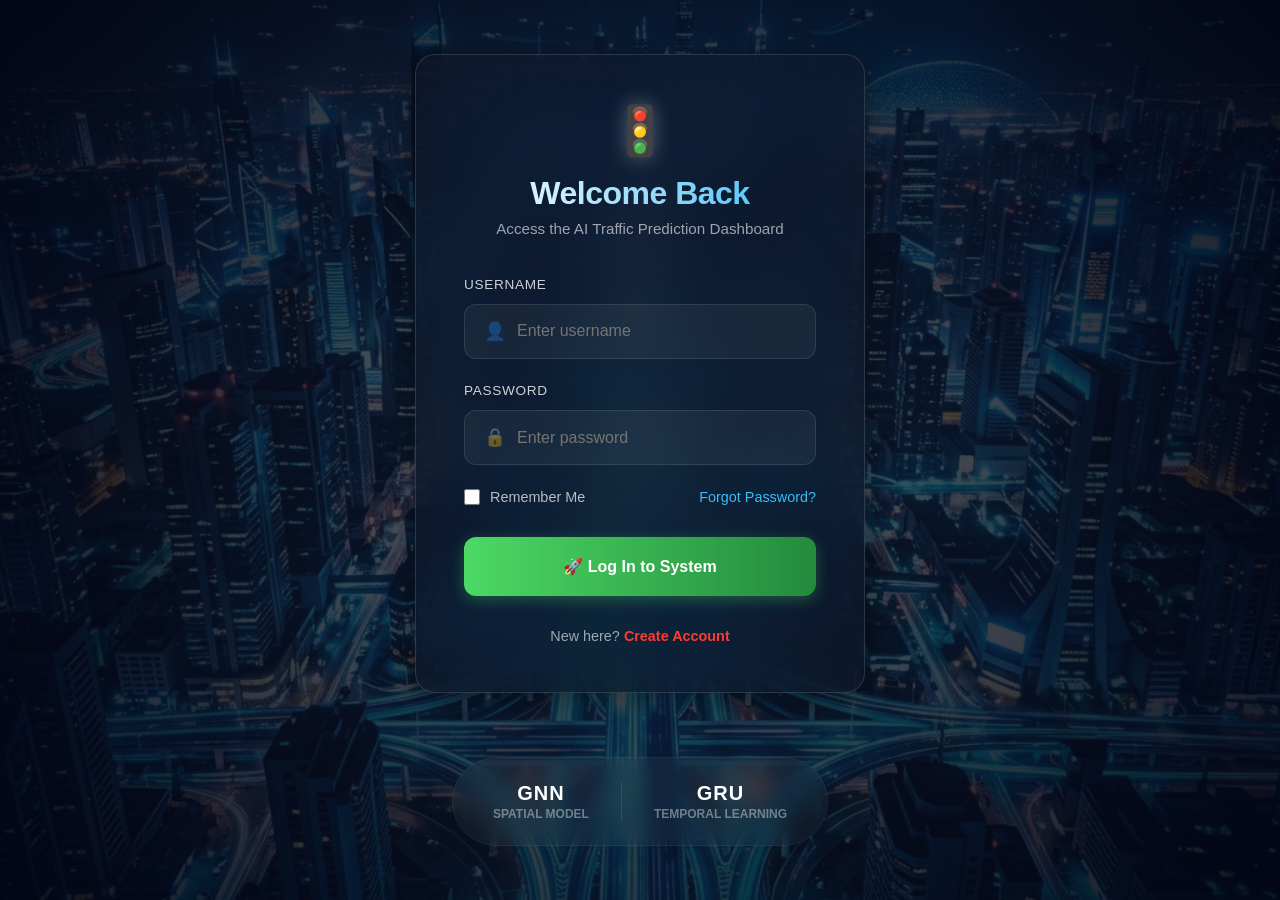
<file: project-main/frontend/login.html>
<!DOCTYPE html>
<html lang="en">
<head>
    <meta charset="UTF-8">
    <meta name="viewport" content="width=device-width, initial-scale=1.0">
    <title>Login — AI Traffic Prediction System</title>
    <!-- Custom Styles -->
    <link rel="stylesheet" href="css/style.css">
    <link rel="stylesheet" href="css/login.css">
</head>
<body>

    <div class="login-container">
        <!-- Animated Background Image -->
        <div class="login-bg" id="loginBg"></div>
        <div class="login-overlay"></div>

        <!-- Login Card -->
        <div class="login-card glass-card">
            <div class="login-header">
                <div class="logo">🚦</div>
                <h1>Welcome Back</h1>
                <p>Access the AI Traffic Prediction Dashboard</p>
            </div>

            <form class="login-form" id="loginForm">
                <div class="form-group">
                    <label for="username">Username</label>
                    <div class="input-wrapper">
                        <span class="input-icon">👤</span>
                        <input type="text" id="username" placeholder="Enter username" required autocomplete="username">
                    </div>
                </div>

                <div class="form-group">
                    <label for="password">Password</label>
                    <div class="input-wrapper">
                        <span class="input-icon">🔒</span>
                        <input type="password" id="password" placeholder="Enter password" required autocomplete="current-password">
                    </div>
                </div>

                <div class="login-options">
                    <label class="checkbox-container">
                        <input type="checkbox" id="rememberMe">
                        <span class="checkmark"></span>
                        Remember Me
                    </label>
                    <a href="#" class="forgot-password">Forgot Password?</a>
                </div>

                <button type="submit" class="btn-primary" id="loginBtn">
                    🚀 Log In to System
                </button>
            </form>

            <div class="login-footer">
                <p>New here? <a href="/register" style="color: #ff3b30; font-weight: bold;">Create Account</a></p>
            </div>
            
            <div id="errorMsg" class="error-message"></div>
        </div>

        <!-- Branding / Tech Info -->
        <div class="tech-brand">
            <div class="brand-item">
                <span class="brand-val">GNN</span>
                <span class="brand-label">Spatial Model</span>
            </div>
            <div class="brand-divider"></div>
            <div class="brand-item">
                <span class="brand-val">GRU</span>
                <span class="brand-label">Temporal Learning</span>
            </div>
        </div>
    </div>

    <!-- Toast Container -->
    <div class="toast-container" id="toastContainer"></div>

    <!-- Auth Script -->
    <script src="js/auth.js"></script>
    <script>
        // Form handling
        document.getElementById('loginForm').addEventListener('submit', async (e) => {
            e.preventDefault();
            const btn = document.getElementById('loginBtn');
            const user = document.getElementById('username').value;
            const pass = document.getElementById('password').value;
            const errorEl = document.getElementById('errorMsg');

            btn.disabled = true;
            btn.innerHTML = '<span class="spinner"></span> Authenticating...';
            errorEl.style.display = 'none';

            try {
                const response = await fetch('/login', {
                    method: 'POST',
                    headers: { 'Content-Type': 'application/json' },
                    body: JSON.stringify({ username: user, password: pass })
                });

                if (response.ok) {
                    const data = await response.json();
                    Auth.saveSession(data.token, user);
                    window.location.href = '/app';
                } else {
                    const err = await response.json();
                    throw new Error(err.detail || 'Login failed');
                }
            } catch (error) {
                errorEl.textContent = error.message;
                errorEl.style.display = 'block';
                btn.disabled = false;
                btn.innerHTML = '🚀 Log In to System';
            }
        });
    </script>
</body>
</html>
</file>
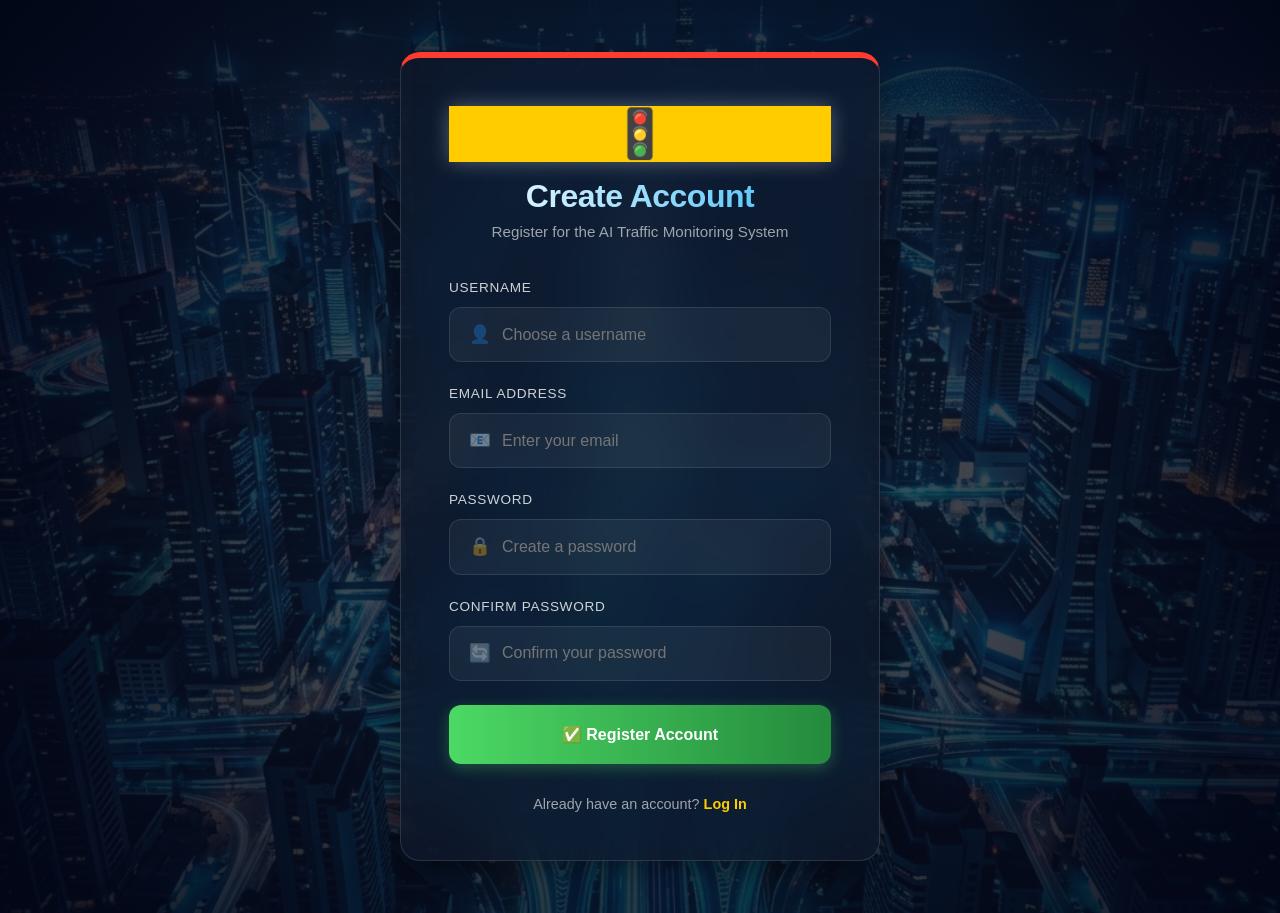
<file: project-main/frontend/register.html>
<!DOCTYPE html>
<html lang="en">
<head>
    <meta charset="UTF-8">
    <meta name="viewport" content="width=device-width, initial-scale=1.0">
    <title>Register — AI Traffic Prediction System</title>
    <!-- Custom Styles -->
    <link rel="stylesheet" href="css/style.css">
    <link rel="stylesheet" href="css/login.css">
    <style>
        :root {
            --traffic-red: #ff3b30;
            --traffic-yellow: #ffcc00;
            --traffic-green: #4cd964;
        }
        .login-card {
            border-top: 6px solid var(--traffic-red);
            max-width: 480px;
            width: 90%;
            margin: 20px auto;
        }
        .btn-primary {
            background: linear-gradient(90deg, var(--traffic-green), #248a3d);
            box-shadow: 0 4px 15px rgba(76, 217, 100, 0.3);
        }
        .btn-primary:hover {
            background: linear-gradient(90deg, #3cbd54, #1e7a35);
            box-shadow: 0 6px 20px rgba(76, 217, 100, 0.5);
        }
    </style>
</head>
<body>

    <div class="login-container">
        <!-- Animated Background Image -->
        <div class="login-bg" id="loginBg"></div>
        <div class="login-overlay"></div>

        <!-- Register Card -->
        <div class="login-card glass-card">
            <div class="login-header">
                <div class="logo" style="background: var(--traffic-yellow); color: #000;">🚦</div>
                <h1>Create Account</h1>
                <p>Register for the AI Traffic Monitoring System</p>
            </div>

            <form class="login-form" id="registerForm">
                <div class="form-group">
                    <label for="regUsername">Username</label>
                    <div class="input-wrapper">
                        <span class="input-icon">👤</span>
                        <input type="text" id="regUsername" placeholder="Choose a username" required autocomplete="username">
                    </div>
                </div>

                <div class="form-group">
                    <label for="regEmail">Email Address</label>
                    <div class="input-wrapper">
                        <span class="input-icon">📧</span>
                        <input type="email" id="regEmail" placeholder="Enter your email" required autocomplete="email">
                    </div>
                </div>

                <div class="form-group">
                    <label for="regPassword">Password</label>
                    <div class="input-wrapper">
                        <span class="input-icon">🔒</span>
                        <input type="password" id="regPassword" placeholder="Create a password" required autocomplete="new-password">
                    </div>
                </div>

                <div class="form-group">
                    <label for="confirmPassword">Confirm Password</label>
                    <div class="input-wrapper">
                        <span class="input-icon">🔄</span>
                        <input type="password" id="confirmPassword" placeholder="Confirm your password" required autocomplete="new-password">
                    </div>
                </div>

                <button type="submit" class="btn-primary" id="registerBtn">
                    ✅ Register Account
                </button>
            </form>

            <div class="login-footer">
                <p>Already have an account? <a href="/login" style="color: var(--traffic-yellow);">Log In</a></p>
            </div>
            
            <div id="statusMsg" class="error-message"></div>
        </div>
    </div>

    <!-- Auth Script -->
    <script>
        document.getElementById('registerForm').addEventListener('submit', async (e) => {
            e.preventDefault();
            const btn = document.getElementById('registerBtn');
            const user = document.getElementById('regUsername').value;
            const email = document.getElementById('regEmail').value;
            const pass = document.getElementById('regPassword').value;
            const confirm = document.getElementById('confirmPassword').value;
            const statusEl = document.getElementById('statusMsg');

            if (pass !== confirm) {
                statusEl.textContent = "Passwords do not match!";
                statusEl.style.display = 'block';
                statusEl.style.color = '#ff3b30';
                return;
            }

            btn.disabled = true;
            btn.innerHTML = '<span class="spinner"></span> Registering...';
            statusEl.style.display = 'none';

            try {
                const response = await fetch('/register', {
                    method: 'POST',
                    headers: { 'Content-Type': 'application/json' },
                    body: JSON.stringify({ username: user, email: email, password: pass })
                });

                if (response.ok) {
                    statusEl.textContent = "Registration successful! Redirecting...";
                    statusEl.style.display = 'block';
                    statusEl.style.color = '#4cd964';
                    statusEl.style.background = 'rgba(76, 217, 100, 0.1)';
                    statusEl.style.borderColor = 'rgba(76, 217, 100, 0.3)';
                    
                    setTimeout(() => {
                        window.location.href = '/login';
                    }, 500);
                } else {
                    const err = await response.json();
                    throw new Error(err.detail || 'Registration failed');
                }
            } catch (error) {
                statusEl.textContent = error.message;
                statusEl.style.display = 'block';
                statusEl.style.color = '#ff3b30';
                btn.disabled = false;
                btn.innerHTML = '✅ Register Account';
            }
        });
    </script>
</body>
</html>
</file>
<file: project-main/frontend/css/style.css>
:root {
    --bg-dark: #0f172a;
    --panel-bg: rgba(30, 41, 59, 0.7);
    --text-main: #f8fafc;
    --text-muted: #94a3b8;
    --primary-neon: #38bdf8;
    --danger-red: #ef4444;
    --warning-yellow: #f59e0b;
    --success-green: #10b981;
    --accent-glow: rgba(56, 189, 248, 0.4);
    --border-color: rgba(255, 255, 255, 0.1);

    --font-family: 'Inter', sans-serif;
}

* {
    box-sizing: border-box;
    margin: 0;
    padding: 0;
}

body.dark-theme {
    background-color: var(--bg-dark);
    color: var(--text-main);
    font-family: var(--font-family);
    display: flex;
    height: 100vh;
    overflow: hidden;
}

select option {
    background-color: #0f172a;
    color: #f8fafc;
}

/* App Layout */
.app-container {
    display: flex;
    width: 100vw;
    height: 100vh;
}

.sidebar {
    width: 350px;
    height: 100%;
    display: flex;
    flex-direction: column;
    padding: 1.5rem;
    z-index: 1000;
    /* Above map */
    border-right: 1px solid var(--border-color);
    box-shadow: 5px 0 15px rgba(0, 0, 0, 0.5);
}

.glass-panel {
    background: var(--panel-bg);
    backdrop-filter: blur(12px);
    -webkit-backdrop-filter: blur(12px);
}

.map-container {
    flex-grow: 1;
    height: 100%;
    position: relative;
}

#map {
    height: 100%;
    width: 100%;
    background: #0f172a;
    /* Fallback before tiles load */
}

/* Typography */
h1 {
    font-size: 1.5rem;
    font-weight: 700;
    margin-bottom: 0.2rem;
    background: linear-gradient(90deg, #fff, var(--primary-neon));
    -webkit-background-clip: text;
    background-clip: text;
    -webkit-text-fill-color: transparent;
}

h3 {
    font-size: 0.9rem;
    text-transform: uppercase;
    letter-spacing: 1px;
    color: var(--text-muted);
    margin-bottom: 1rem;
    border-bottom: 1px solid var(--border-color);
    padding-bottom: 0.5rem;
}

.subtitle {
    font-size: 0.85rem;
    color: var(--text-muted);
    margin-bottom: 2rem;
}

/* Controls Sections */
.control-section {
    margin-bottom: 2rem;
}

.input-group {
    display: flex;
    flex-direction: column;
    margin-bottom: 1rem;
}

.input-group label {
    font-size: 0.8rem;
    margin-bottom: 0.4rem;
    color: var(--text-muted);
}

.input-group input {
    background: rgba(15, 23, 42, 0.6);
    border: 1px solid var(--border-color);
    color: var(--text-main);
    padding: 0.75rem 1rem;
    border-radius: 8px;
    font-family: var(--font-family);
    outline: none;
    transition: all 0.3s ease;
}

.input-group input:focus {
    border-color: var(--primary-neon);
    box-shadow: 0 0 8px var(--accent-glow);
}

/* Buttons */
.buttons-row {
    display: flex;
    gap: 10px;
}

.btn {
    padding: 0.75rem;
    border: none;
    border-radius: 8px;
    font-weight: 600;
    cursor: pointer;
    transition: all 0.3s ease;
    flex: 1;
    font-family: var(--font-family);
    display: flex;
    align-items: center;
    justify-content: center;
}

.btn-primary {
    background: linear-gradient(135deg, #0284c7, #38bdf8);
    color: white;
    box-shadow: 0 4px 15px rgba(56, 189, 248, 0.3);
}

.btn-primary:hover {
    box-shadow: 0 6px 20px rgba(56, 189, 248, 0.5);
    transform: translateY(-1px);
}

.btn-success {
    background: linear-gradient(135deg, #059669, #10b981);
    color: white;
    box-shadow: 0 4px 15px rgba(16, 185, 129, 0.3);
}

.btn-success:hover {
    box-shadow: 0 6px 20px rgba(16, 185, 129, 0.5);
    transform: translateY(-1px);
}

.btn-danger {
    background: linear-gradient(135deg, #b91c1c, #ef4444);
    color: white;
    width: 100%;
    box-shadow: 0 4px 15px rgba(239, 68, 68, 0.3);
}

.btn-danger:hover {
    box-shadow: 0 6px 20px rgba(239, 68, 68, 0.5);
    transform: translateY(-1px);
}

.btn-secondary {
    background: rgba(255, 255, 255, 0.1);
    color: white;
    border: 1px solid var(--border-color);
    padding: 0 12px;
    flex: 0 0 auto;
}

.btn-secondary:hover {
    background: rgba(255, 255, 255, 0.2);
    border-color: var(--primary-neon);
}

.pulse-effect {
    animation: pulse 2s infinite;
}

@keyframes pulse {
    0% {
        box-shadow: 0 0 0 0 rgba(239, 68, 68, 0.7);
    }

    70% {
        box-shadow: 0 0 0 10px rgba(239, 68, 68, 0);
    }

    100% {
        box-shadow: 0 0 0 0 rgba(239, 68, 68, 0);
    }
}

.hidden {
    display: none !important;
}

/* Custom Checkbox Toggle */
.toggle-switch {
    position: relative;
    display: flex;
    align-items: center;
    cursor: pointer;
    font-size: 0.9rem;
    color: var(--text-main);
}

.toggle-switch input {
    opacity: 0;
    width: 0;
    height: 0;
}

.slider {
    position: relative;
    display: inline-block;
    width: 40px;
    height: 20px;
    background-color: rgba(255, 255, 255, 0.2);
    border-radius: 20px;
    margin-right: 10px;
    transition: .4s;
}

.slider:before {
    position: absolute;
    content: "";
    height: 14px;
    width: 14px;
    left: 3px;
    bottom: 3px;
    background-color: white;
    border-radius: 50%;
    transition: .4s;
}

input:checked+.slider {
    background-color: var(--primary-neon);
}

input:checked+.slider:before {
    transform: translateX(20px);
}

/* Summary Grid */
.summary-grid {
    display: grid;
    grid-template-columns: 1fr 1fr;
    gap: 10px;
}

.summary-item {
    background: rgba(15, 23, 42, 0.6);
    border: 1px solid var(--border-color);
    padding: 10px;
    border-radius: 8px;
    text-align: center;
    transition: all 0.3s;
}

.summary-item:hover {
    border-color: var(--primary-neon);
    background: rgba(15, 23, 42, 0.9);
}

.summary-item .count {
    font-size: 1.5rem;
    font-weight: 700;
    color: var(--primary-neon);
    margin-bottom: 2px;
}

.summary-item .label {
    font-size: 0.70rem;
    color: var(--text-muted);
    text-transform: uppercase;
}

/* Status Msg */
.status-msg {
    margin-top: 10px;
    padding: 10px;
    background: rgba(239, 68, 68, 0.1);
    border-left: 3px solid var(--danger-red);
    font-size: 0.8rem;
    border-radius: 4px;
    color: #fca5a5;
}

/* System Logs */
.system-logs {
    margin-top: auto;
    background: rgba(0, 0, 0, 0.3);
    border-radius: 8px;
    padding: 10px;
    font-family: monospace;
    font-size: 0.75rem;
    color: var(--text-muted);
    height: 150px;
    overflow-y: auto;
    border: 1px solid rgba(255, 255, 255, 0.05);
}

.log-entry {
    margin-bottom: 5px;
    animation: fadeIn 0.3s;
}

.log-entry.error {
    color: #fca5a5;
}

.log-entry.success {
    color: #6ee7b7;
}

.log-entry.warning {
    color: #fcd34d;
}

@keyframes fadeIn {
    from {
        opacity: 0;
        transform: translateY(5px);
    }

    to {
        opacity: 1;
        transform: translateY(0);
    }
}

/* Map Customizations */
.leaflet-container {
    background-color: #1a202c;
    /* Fix map flash */
}

/* Dark theme tiles override */
.leaflet-layer,
.leaflet-control-zoom-in,
.leaflet-control-zoom-out,
.leaflet-control-attribution {
    filter: invert(100%) hue-rotate(180deg) brightness(95%) contrast(90%);
}

.custom-marker {
    background: var(--danger-red);
    border: 2px solid white;
    border-radius: 50%;
    box-shadow: 0 0 10px var(--danger-red);
}

/* Vehicle Cursor */
.custom-vehicle-container {
    display: flex;
    align-items: center;
    justify-content: center;
}

.vehicle-marker {
    display: flex;
    align-items: center;
    justify-content: center;
    width: 35px;
    height: 35px;
    font-size: 20px;
    border-radius: 50%;
    border: 2px solid #fff;
    transition: all 0.1s linear;
}

.vehicle-marker.default {
    background-color: var(--primary-neon);
    box-shadow: 0 0 15px var(--primary-neon);
}

.vehicle-marker.ambulance {
    background-color: var(--danger-red);
    box-shadow: 0 0 20px var(--danger-red);
    animation: emergency-blink 0.5s infinite alternate;
    font-size: 24px;
}

@keyframes emergency-blink {
    from {
        filter: brightness(1);
        transform: scale(1);
    }

    to {
        filter: brightness(1.5);
        transform: scale(1.1);
        box-shadow: 0 0 30px #ff0000;
    }
}

/* GMap Panels */
.gmap-panel {
    position: absolute;
    z-index: 10000;
    font-family: var(--font-family);
    border-radius: 16px 16px 0 0;
    width: 90%;
    max-width: 400px;
    left: 50%;
    transform: translateX(-50%);
    bottom: 0;
    padding: 15px 20px;
    transition: all 0.3s ease;
}

body.dark-theme .gmap-panel {
    background: #1e293b;
    color: #f8fafc;
    box-shadow: 0 -5px 20px rgba(0, 0, 0, 0.5);
    border: 1px solid var(--border-color);
}

.gmap-panel.hidden {
    display: none !important;
}

.panel-header {
    margin-bottom: 15px;
}

.panel-header h2 {
    color: #10b981;
    font-size: 1.8rem;
    margin: 0;
    -webkit-text-fill-color: initial;
    background: none;
}

.panel-header p {
    margin: 0;
    font-size: 1rem;
}

.panel-actions {
    display: flex;
    gap: 10px;
}

.btn-gmap-start {
    background: #0b57d0;
    color: #fff;
    border-radius: 20px;
    padding: 12px 24px;
    font-size: 1.1rem;
    flex: 1;
    border: none;
    cursor: pointer;
    font-weight: bold;
}

.btn-gmap-start:hover {
    background: #084298;
}

.nav-top-panel {
    top: 20px;
    bottom: auto;
    border-radius: 12px;
    background: #0f9d58 !important;
    color: #fff;
    padding: 0;
    box-shadow: 0 4px 15px rgba(0, 0, 0, 0.5);
    max-width: 90%;
    border: none !important;
}

.turn-direction {
    display: flex;
    align-items: center;
    padding: 20px;
}

.turn-icon {
    font-size: 2.5rem;
    margin-right: 15px;
    width: 50px;
    text-align: center;
}

.turn-text {
    font-size: 1.4rem;
    font-weight: 500;
}

.turn-text .muted {
    font-size: 1rem;
    opacity: 0.8;
    display: block;
    font-weight: normal;
}

.next-turn {
    background: rgba(0, 0, 0, 0.2);
    padding: 10px 20px;
    border-radius: 0 0 12px 12px;
    font-weight: bold;
}

.nav-bottom-panel {
    display: flex;
    justify-content: space-between;
    align-items: center;
    padding: 15px 20px;
}

.btn-gmap-exit {
    background: rgba(239, 68, 68, 0.2) !important;
    color: #fca5a5 !important;
    border-radius: 20px;
    padding: 10px 25px;
    font-weight: bold;
    font-size: 1.1rem;
    border: none;
    cursor: pointer;
}

.btn-gmap-exit:hover {
    background: rgba(239, 68, 68, 0.4) !important;
}

.sidebar.hidden {
    display: none !important;
}

/* Predictive Warning Banner */
.predictive-banner {
    position: absolute;
    top: 20px;
    left: 50%;
    transform: translateX(-50%);
    z-index: 10005;
    background: #ef4444;
    /* Red warning */
    color: white;
    padding: 15px 20px;
    border-radius: 12px;
    box-shadow: 0 5px 20px rgba(239, 68, 68, 0.5);
    display: flex;
    align-items: center;
    gap: 15px;
    width: 90%;
    max-width: 500px;
    animation: flash-warning 2s infinite alternate;
}

.predictive-banner.hidden {
    display: none !important;
}

.warning-icon {
    font-size: 2rem;
}

.warning-text {
    flex: 1;
}

.warning-text strong {
    display: block;
    font-size: 1.1rem;
    margin-bottom: 3px;
}

.warning-text span {
    font-size: 0.9rem;
    opacity: 0.9;
}

.btn-reroute {
    background: white;
    color: #ef4444;
    border: none;
    padding: 10px 15px;
    border-radius: 8px;
    font-weight: bold;
    cursor: pointer;
    box-shadow: 0 2px 10px rgba(0, 0, 0, 0.1);
}

.btn-reroute:hover {
    background: #f8fafc;
    box-shadow: 0 4px 15px rgba(0, 0, 0, 0.2);
}

@keyframes flash-warning {
    from {
        box-shadow: 0 5px 20px rgba(239, 68, 68, 0.4);
        background: #ef4444;
    }

    to {
        box-shadow: 0 5px 30px rgba(239, 68, 68, 0.8);
        background: #dc2626;
    }
}

/* TraffExplainer Specific Styles */
.gnn-node {
    border-radius: 50%;
    color: white;
    display: flex;
    align-items: center;
    justify-content: center;
    font-size: 10px;
    font-weight: bold;
    text-shadow: 0 0 3px black;
    transition: all 0.3s ease;
    border: 2px solid rgba(255, 255, 255, 0.8);
    width: 24px;
    height: 24px;
    cursor: pointer;
}

.gnn-node:hover {
    transform: scale(1.2);
    z-index: 1000;
}

.gnn-node-label {
    position: absolute;
    bottom: -22px;
    background: rgba(15, 23, 42, 0.9);
    padding: 3px 6px;
    border-radius: 4px;
    border: 1px solid rgba(56, 189, 248, 0.3);
    color: #f8fafc;
    font-size: 11px;
    white-space: nowrap;
    opacity: 1;
    z-index: 1000;
}

.gnn-node:hover .gnn-node-label {
    background: #38bdf8;
    color: #000;
    border-color: #38bdf8;
}

.explainer-panel {
    position: absolute;
    right: 20px;
    top: 20px;
    bottom: auto;
    left: auto;
    transform: none;
    width: 320px;
    border-radius: 12px;
    padding: 20px;
}

/* Mobile Responsiveness for elegant Map interface */
@media (max-width: 768px) {
    .app-container {
        display: block; /* Remove flex so absolute positioning works neatly */
    }
    
    .sidebar {
        position: absolute;
        bottom: 0;
        left: 0;
        width: 100%;
        height: auto;
        max-height: 45vh;
        overflow-y: auto;
        border-radius: 24px 24px 0 0;
        z-index: 1002;
        border-right: none;
        border-top: 1px solid rgba(255, 255, 255, 0.1);
        padding: 20px;
        box-shadow: 0 -10px 40px rgba(0, 0, 0, 0.8);
        background: rgba(15, 23, 42, 0.95);
        transform: translateY(0);
        transition: transform 0.3s ease;
    }
    
    .map-container {
        position: absolute;
        top: 0;
        left: 0;
        width: 100vw;
        height: 100vh;
        z-index: 1000;
    }
    
    .explainer-panel {
        top: auto;
        bottom: 0;
        right: 0;
        left: 0;
        width: 100%;
        border-radius: 24px 24px 0 0;
        max-height: 50vh;
        overflow-y: auto;
        z-index: 1005;
        background: rgba(15, 23, 42, 0.95);
        box-shadow: 0 -10px 40px rgba(0, 0, 0, 0.8);
    }

    #navHudBottom {
        bottom: 15px;
        width: 95%;
        padding: 15px;
        flex-direction: column;
        gap: 15px;
    }

    #navHudTopLeft {
        top: 15px;
        left: 15px;
        flex-direction: row;
        align-items: center;
    }

    .gmap-panel {
        width: 95%;
        bottom: 15px; /* Lift from edge to prevent cut-off */
        border-radius: 16px;
        box-sizing: border-box;
    }
    
    .nav-stats {
        flex: 1;
        overflow: hidden;
        white-space: nowrap;
        text-overflow: ellipsis;
    }
    
    .nav-stats h2 {
        font-size: 1.5rem !important; /* Smaller on mobile */
    }
    
    .nav-stats p {
        font-size: 0.85rem !important;
    }
}

 / *   A m a p   E x p l o r e r   I n t e r f a c e   * /   . a m a p - p a n e l - o v e r l a y    {
               p o s i t i o n :    a b s o l u t e ;
               b o t t o m :    0 ;
               l e f t :    5 0 % ;
               t r a n s f o r m :    t r a n s l a t e X ( - 5 0 % ) ;
               w i d t h :    9 5 % ;
               m a x - w i d t h :    4 5 0 p x ;
               z - i n d e x :    1 0 0 0 5 ;
               b a c k g r o u n d :    r g b a ( 1 5 ,    2 3 ,    4 2 ,    0 . 9 5 ) ;
               b a c k d r o p - f i l t e r :    b l u r ( 1 0 p x ) ;
               b o r d e r - r a d i u s :    2 4 p x   2 4 p x   0   0 ;
               b o r d e r :    1 p x   s o l i d   r g b a ( 2 5 5 ,    2 5 5 ,    2 5 5 ,    0 . 1 ) ;
               b o r d e r - b o t t o m :    n o n e ;
               b o x - s h a d o w :    0   - 1 0 p x   4 0 p x   r g b a ( 0 ,  0 ,  0 ,  0 . 8 ) ;
               t r a n s i t i o n :    t r a n s f o r m   0 . 4 s   c u b i c - b e z i e r ( 0 . 1 7 5 ,    0 . 8 8 5 ,    0 . 3 2 ,    1 . 2 7 5 ) ;
               p a d d i n g :    2 0 p x   2 0 p x   3 0 p x ;
       
}

     . a m a p - p a n e l - o v e r l a y . h i d d e n    {
               t r a n s f o r m :    t r a n s l a t e ( - 5 0 % ,    1 5 0 % ) ;
               d i s p l a y :    b l o c k    ! i m p o r t a n t ;
       
}

     . a m a p - c o n t e n t - w r a p p e r    {
               d i s p l a y :    f l e x ;
               f l e x - d i r e c t i o n :    c o l u m n ;
               g a p :    2 0 p x ;
       
}

     . a m a p - s e a r c h - b a r    {
               d i s p l a y :    f l e x ;
               a l i g n - i t e m s :    c e n t e r ;
               b a c k g r o u n d :    # 1 e 2 9 3 b ;
               b o r d e r - r a d i u s :    2 0 p x ;
               p a d d i n g :    1 2 p x   1 8 p x ;
               b o x - s h a d o w :    0   4 p x   6 p x   r g b a ( 0 ,  0 ,  0 ,  0 . 3 ) ;
       
}

     . a m a p - s e a r c h - b a r   i n p u t    {
               b a c k g r o u n d :    t r a n s p a r e n t ;
               b o r d e r :    n o n e ;
               f l e x :    1 ;
               c o l o r :    w h i t e ;
               f o n t - s i z e :    1 r e m ;
               o u t l i n e :    n o n e ;
               p a d d i n g :    0   1 0 p x ;
       
}

     . a m a p - s e a r c h - b a r   i n p u t : : p l a c e h o l d e r    {
               c o l o r :    # 9 4 a 3 b 8 ;
       
}

     . a m a p - s e a r c h - b a r   . s e a r c h - a c t i o n s    {
               d i s p l a y :    f l e x ;
               g a p :    1 5 p x ;
               f o n t - s i z e :    1 . 2 r e m ;
               c u r s o r :    p o i n t e r ;
       
}

     . a m a p - g r i d    {
               d i s p l a y :    g r i d ;
               g r i d - t e m p l a t e - c o l u m n s :    r e p e a t ( 5 ,    1 f r ) ;
               g a p :    1 5 p x   1 0 p x ;
               m a r g i n - t o p :    5 p x ;
       
}

     . a m a p - g r i d - i t e m    {
               d i s p l a y :    f l e x ;
               f l e x - d i r e c t i o n :    c o l u m n ;
               a l i g n - i t e m s :    c e n t e r ;
               g a p :    8 p x ;
               c u r s o r :    p o i n t e r ;
               t r a n s i t i o n :    t r a n s f o r m   0 . 2 s ;
       
}

     . a m a p - g r i d - i t e m : h o v e r    {
               t r a n s f o r m :    t r a n s l a t e Y ( - 3 p x ) ;
       
}

     . a m a p - g r i d - i t e m   . i c o n - c i r c l e    {
               w i d t h :    4 5 p x ;
               h e i g h t :    4 5 p x ;
               b o r d e r - r a d i u s :    5 0 % ;
               d i s p l a y :    f l e x ;
               a l i g n - i t e m s :    c e n t e r ;
               j u s t i f y - c o n t e n t :    c e n t e r ;
               f o n t - s i z e :    1 . 3 r e m ;
               c o l o r :    w h i t e ;
               b o x - s h a d o w :    0   4 p x   1 0 p x   r g b a ( 0 ,  0 ,  0 ,  0 . 3 ) ;
       
}

     . a m a p - g r i d - i t e m   s p a n    {
               f o n t - s i z e :    0 . 7 5 r e m ;
               c o l o r :    # c b d 5 e 1 ;
               t e x t - a l i g n :    c e n t e r ;
               f o n t - w e i g h t :    5 0 0 ;
       
}

     . a m a p - b o t t o m - a c t i o n s    {
               d i s p l a y :    f l e x ;
               g a p :    1 0 p x ;
               m a r g i n - t o p :    1 0 p x ;
       
}

     . a m a p - a c t i o n - b t n    {
               f l e x :    1 ;
               b a c k g r o u n d :    r g b a ( 2 5 5 ,    2 5 5 ,    2 5 5 ,    0 . 0 5 ) ;
               b o r d e r :    1 p x   s o l i d   r g b a ( 2 5 5 ,    2 5 5 ,    2 5 5 ,    0 . 1 ) ;
               c o l o r :    # c b d 5 e 1 ;
               p a d d i n g :    1 0 p x ;
               b o r d e r - r a d i u s :    1 2 p x ;
               f o n t - s i z e :    0 . 8 5 r e m ;
               c u r s o r :    p o i n t e r ;
               t r a n s i t i o n :    b a c k g r o u n d   0 . 2 s ;
               d i s p l a y :    f l e x ;
               a l i g n - i t e m s :    c e n t e r ;
               j u s t i f y - c o n t e n t :    c e n t e r ;
               g a p :    5 p x ;
       
}

     . a m a p - a c t i o n - b t n : h o v e r    {
               b a c k g r o u n d :    r g b a ( 2 5 5 ,    2 5 5 ,    2 5 5 ,    0 . 1 ) ;
       
}

     . a m a p - c l o s e - b t n    {
               b a c k g r o u n d :    t r a n s p a r e n t ;
               b o r d e r :    n o n e ;
               c o l o r :    v a r ( - - p r i m a r y - n e o n ) ;
               c u r s o r :    p o i n t e r ;
               t e x t - d e c o r a t i o n :    u n d e r l i n e ;
               f o n t - s i z e :    0 . 8 5 r e m ;
               m a r g i n - t o p :    1 0 p x ;
       
}

       
</file>
<file: project-main/frontend/css/login.css>
/**
 * Login Page Specific Styles
 * Enhances the base design system with glassmorphic login components
 */

:root {
    --login-gradient: linear-gradient(135deg, rgba(30, 41, 59, 0.8), rgba(15, 23, 42, 0.9));
    --input-focus: rgba(30, 161, 255, 0.3);
}

body, html {
    margin: 0;
    padding: 0;
    min-height: 100%;
    width: 100%;
    font-family: 'Inter', sans-serif;
    background-color: #020617;
}

.login-container {
    min-height: 100vh;
    width: 100vw;
    display: flex;
    align-items: center;
    justify-content: center;
    flex-direction: column;
    position: relative;
    background: #020617;
    padding: 2rem 0; /* Add padding for scroll stability */
}

.login-bg {
    position: absolute;
    top: 0;
    left: 0;
    right: 0;
    bottom: 0;
    background-image: url('../img/login_bg.png');
    background-size: cover;
    background-position: center;
    filter: brightness(0.6) saturate(1.2);
    z-index: 1;
    animation: bgPulse 20s infinite alternate;
}

@keyframes bgPulse {
    0% { transform: scale(1); }
    100% { transform: scale(1.1); }
}

.login-overlay {
    position: absolute;
    top: 0;
    left: 0;
    right: 0;
    bottom: 0;
    background: radial-gradient(circle at center, rgba(30, 41, 59, 0.4), rgba(2, 6, 23, 0.9));
    z-index: 2;
}

.login-card {
    width: 100%;
    max-width: 450px;
    padding: 3rem;
    z-index: 10;
    position: relative;
    backdrop-filter: blur(25px) saturate(180%);
    -webkit-backdrop-filter: blur(25px) saturate(180%);
    background-color: rgba(17, 25, 40, 0.75);
    border: 1px solid rgba(255, 255, 255, 0.125);
    box-shadow: 0 8px 32px 0 rgba(0, 0, 0, 0.37);
    border-radius: 20px;
}

.login-header {
    text-align: center;
    margin-bottom: 2.5rem;
}

.login-header .logo {
    font-size: 3rem;
    margin-bottom: 1rem;
    filter: drop-shadow(0 0 10px rgba(255, 255, 255, 0.3));
}

.login-header h1 {
    color: #fff;
    font-size: 2rem;
    font-weight: 700;
    margin-bottom: 0.5rem;
    letter-spacing: -0.5px;
}

.login-header p {
    color: rgba(255, 255, 255, 0.6);
    font-size: 0.95rem;
}

.login-form .form-group {
    margin-bottom: 1.5rem;
}

.form-group label {
    display: block;
    font-size: 0.85rem;
    font-weight: 500;
    color: rgba(255, 255, 255, 0.8);
    margin-bottom: 0.75rem;
    text-transform: uppercase;
    letter-spacing: 0.05em;
}

.input-wrapper {
    position: relative;
    display: flex;
    align-items: center;
}

.input-icon {
    position: absolute;
    left: 1.25rem;
    font-size: 1.1rem;
    color: rgba(255, 255, 255, 0.4);
}

.input-wrapper input {
    width: 100%;
    padding: 1.1rem 1.25rem 1.1rem 3.25rem;
    background: rgba(255, 255, 255, 0.05);
    border: 1px solid rgba(255, 255, 255, 0.1);
    color: #fff;
    border-radius: 12px;
    font-size: 1rem;
    transition: all 0.3s ease;
}

.input-wrapper input:focus {
    outline: none;
    border-color: #38bdf8;
    background: rgba(255, 255, 255, 0.08);
    box-shadow: 0 0 0 4px var(--input-focus);
}

.login-options {
    display: flex;
    justify-content: space-between;
    align-items: center;
    margin-bottom: 2rem;
    font-size: 0.9rem;
}

.checkbox-container {
    display: flex;
    align-items: center;
    color: rgba(255, 255, 255, 0.7);
    cursor: pointer;
}

.checkbox-container input {
    margin-right: 10px;
    width: 16px;
    height: 16px;
    cursor: pointer;
}

.forgot-password {
    color: #38bdf8;
    text-decoration: none;
    font-weight: 500;
    transition: color 0.2s ease;
}

.forgot-password:hover {
    color: #7dd3fc;
    text-decoration: underline;
}

.btn-primary {
    width: 100%;
    padding: 1.25rem;
    background: linear-gradient(90deg, #4cd964, #248a3d); /* Traffic Green */
    color: white;
    border: none;
    border-radius: 12px;
    font-size: 1rem;
    font-weight: 600;
    cursor: pointer;
    transition: transform 0.3s ease, box-shadow 0.3s ease;
    box-shadow: 0 4px 15px rgba(76, 217, 100, 0.3);
}

.btn-primary:hover {
    transform: translateY(-2px);
    box-shadow: 0 6px 20px rgba(76, 217, 100, 0.5);
    background: linear-gradient(90deg, #3cbd54, #1e7a35);
}

.btn-primary:active {
    transform: translateY(0);
}

.login-footer {
    margin-top: 2rem;
    text-align: center;
    font-size: 0.9rem;
    color: rgba(255, 255, 255, 0.6);
}

.login-footer a {
    color: #ffcc00; /* Traffic Yellow/Amber for secondary links */
    text-decoration: none;
    font-weight: 600;
}

.tech-brand {
    display: flex;
    gap: 2rem;
    margin-top: 4rem;
    z-index: 10;
    position: relative;
    padding: 1.5rem 2.5rem;
    background: rgba(255, 255, 255, 0.03);
    border: 1px solid rgba(255, 255, 255, 0.05);
    border-radius: 50px;
    backdrop-filter: blur(10px);
}

.brand-item {
    display: flex;
    flex-direction: column;
    align-items: center;
}

.brand-val {
    color: #fff;
    font-weight: 800;
    font-size: 1.25rem;
    letter-spacing: 1px;
}

.brand-label {
    color: rgba(255, 255, 255, 0.4);
    font-size: 0.75rem;
    text-transform: uppercase;
    font-weight: 600;
    margin-top: 2px;
}

.brand-divider {
    width: 1px;
    background: rgba(255, 255, 255, 0.1);
}

.error-message {
    margin-top: 1.5rem;
    padding: 1rem;
    background: rgba(239, 68, 68, 0.15);
    border: 1px solid rgba(239, 68, 68, 0.3);
    border-radius: 8px;
    color: #fca5a5;
    font-size: 0.85rem;
    text-align: center;
    display: none;
    animation: shake 0.4s ease-in-out;
}

@keyframes shake {
    0%, 100% { transform: translateX(0); }
    25% { transform: translateX(-5px); }
    75% { transform: translateX(5px); }
}

.spinner {
    display: inline-block;
    width: 16px;
    height: 16px;
    border: 2px solid rgba(255, 255, 255, 0.3);
    border-radius: 50%;
    border-top-color: #fff;
    animation: spin 0.8s linear infinite;
    vertical-align: middle;
    margin-right: 8px;
}

@keyframes spin {
    to { transform: rotate(360deg); }
}

/* Mobile Adjustments */
@media (max-width: 500px) {
    .login-card {
        padding: 2rem;
        max-width: 90%;
    }
    
    .tech-brand {
        display: none;
    }
}
</file>
